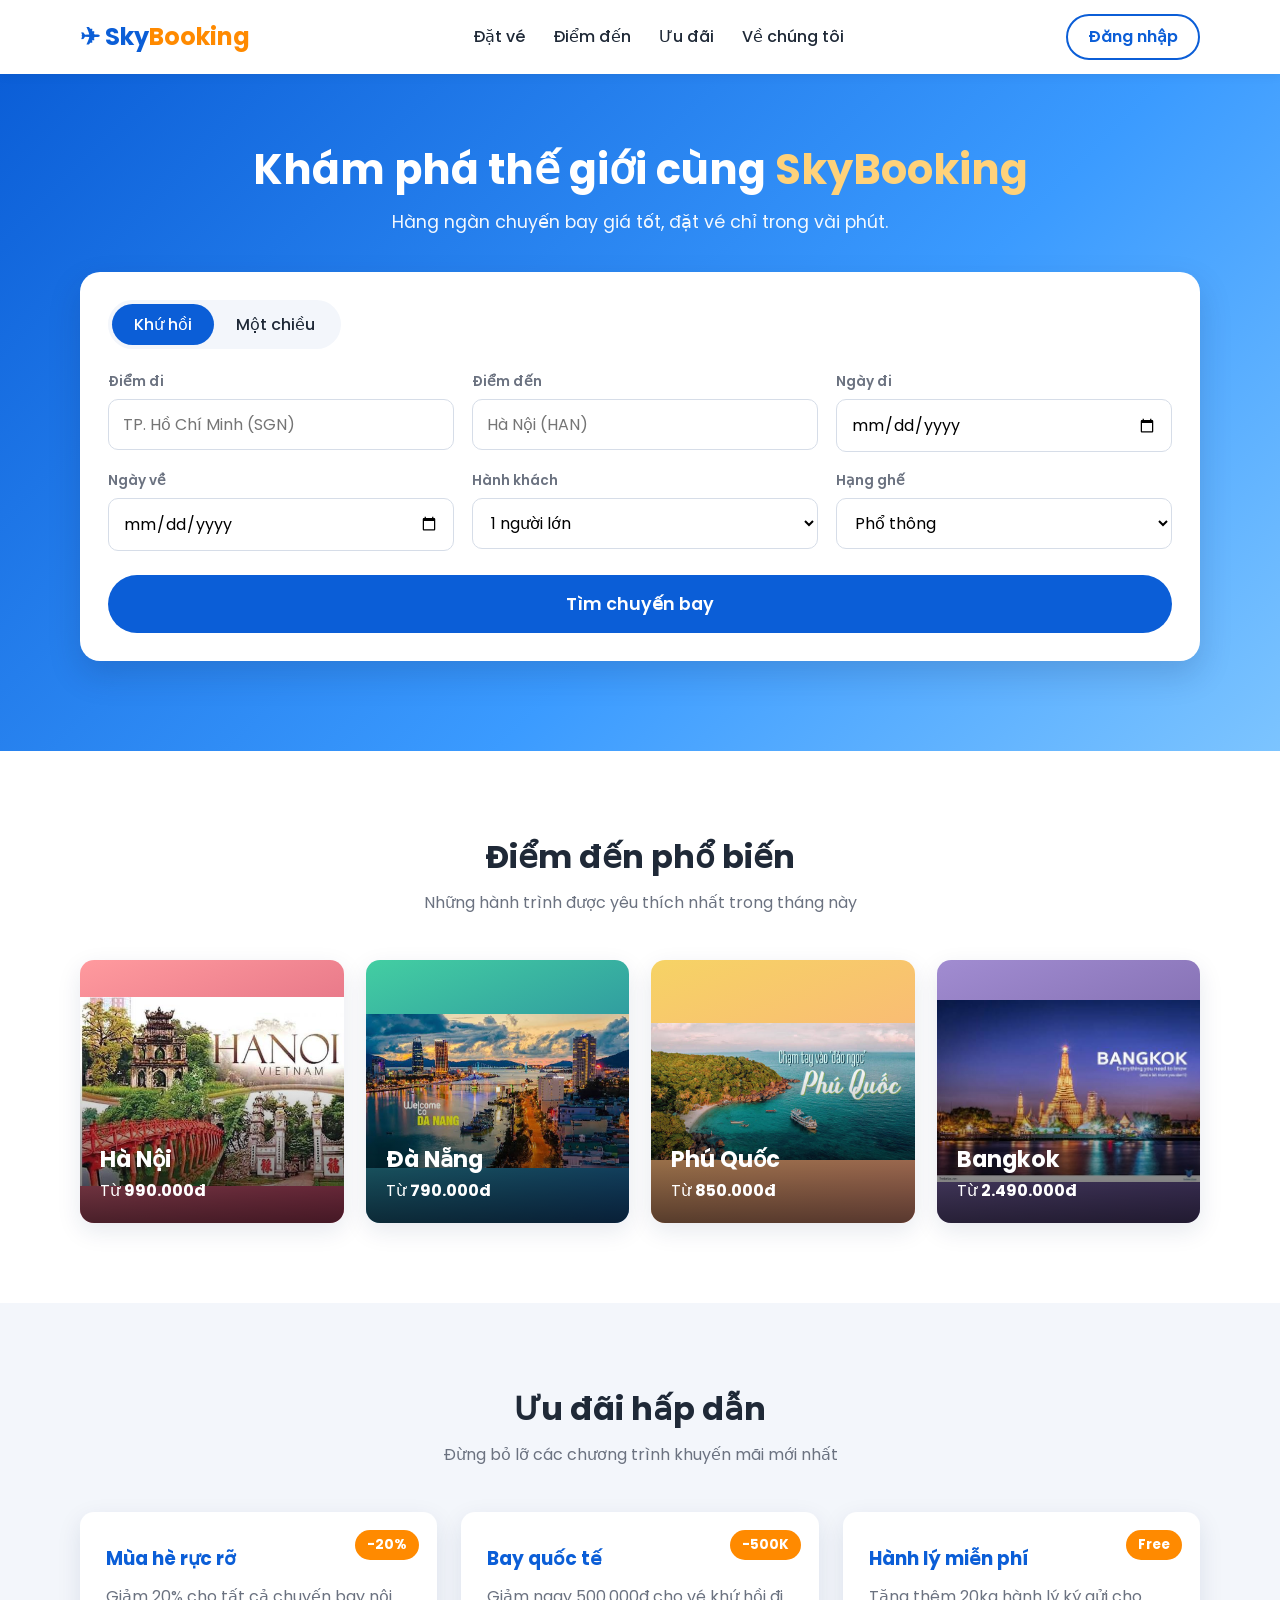
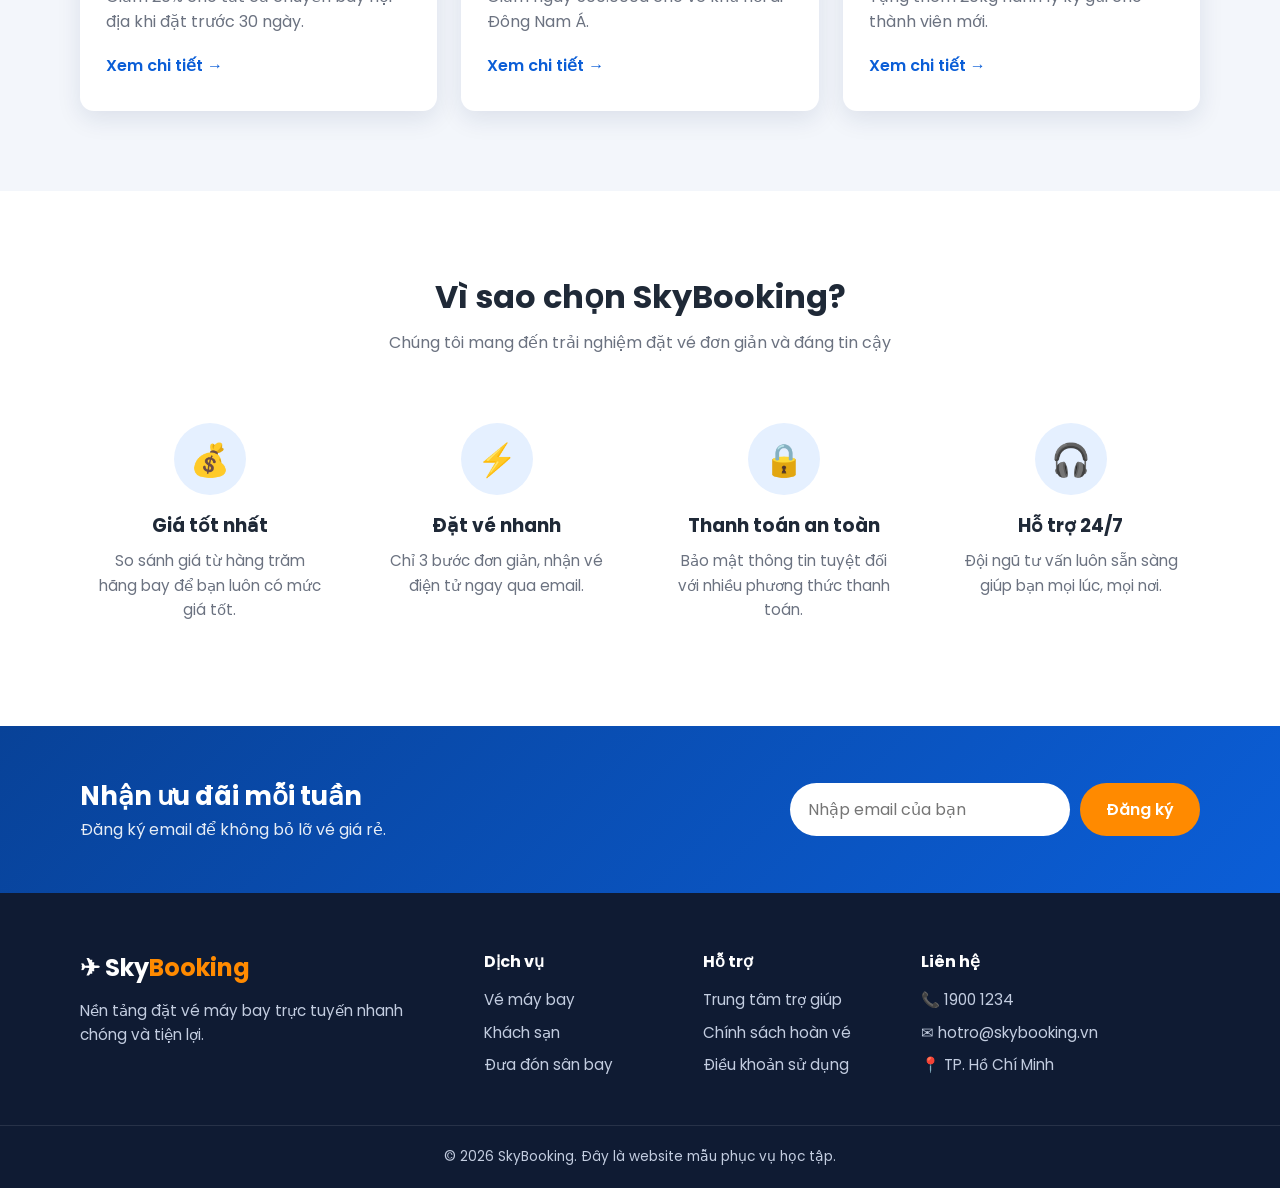
<file: html/index.html>
<!DOCTYPE html>
<!-- Khai báo tài liệu HTML5, ngôn ngữ tiếng Việt -->
<html lang="vi">

<head>
  <meta charset="UTF-8">
  <!-- Giúp trang hiển thị đúng tỷ lệ trên điện thoại (bắt buộc cho responsive) -->
  <meta name="viewport" content="width=device-width, initial-scale=1.0">
  <meta name="description" content="SkyBooking - Đặt vé máy bay giá rẻ, nhanh chóng và an toàn">
  <link rel="icon" type="image/png" href="../image/favicon/favicon-96x96.png" sizes="96x96" />
  <link rel="icon" type="image/svg+xml" href="../image/favicon/favicon.svg" />
  <link rel="shortcut icon" href="../image/favicon/favicon.ico" />
  <link rel="apple-touch-icon" sizes="180x180" href="../image/favicon/apple-touch-icon.png" />
  <link rel="manifest" href="../image/favicon/site.webmanifest" />
  <title>SkyBooking | Đặt vé máy bay giá rẻ</title>

  <!-- Font chữ Poppins từ Google Fonts -->
  <link rel="preconnect" href="https://fonts.googleapis.com">
  <link rel="preconnect" href="https://fonts.gstatic.com" crossorigin>
  <link href="https://fonts.googleapis.com/css2?family=Poppins:wght@400;500;600;700&display=swap" rel="stylesheet">

  <!-- Liên kết file CSS (cùng thư mục với index.html) -->
  <link rel="stylesheet" href="../css/style.css">
</head>

<body>

  <!-- ================= HEADER: Logo + Menu ================= -->
  <header class="header">
    <div class="container header__inner">
      <a href="#" class="logo">✈ Sky<span>Booking</span></a>

      <nav class="nav">
        <ul class="nav__list">
          <li><a href="#tim-chuyen-bay" class="nav__link">Đặt vé</a></li>
          <li><a href="#diem-den" class="nav__link">Điểm đến</a></li>
          <li><a href="#uu-dai" class="nav__link">Ưu đãi</a></li>
          <li><a href="#vi-sao" class="nav__link">Về chúng tôi</a></li>
        </ul>
      </nav>

      <a href="auth.html" class="btn btn--outline header__login">Đăng nhập</a>
    </div>
  </header>

  <main>

    <!-- ================= HERO: Tiêu đề + Form tìm chuyến bay ================= -->
    <section class="hero" id="tim-chuyen-bay">
      <div class="container">
        <div class="hero__text">
          <h1 class="hero__title">Khám phá thế giới cùng <span>SkyBooking</span></h1>
          <p class="hero__subtitle">Hàng ngàn chuyến bay giá tốt, đặt vé chỉ trong vài phút.</p>
        </div>

        <!-- Form tìm chuyến bay -->
        <form class="search-card" action="#" method="get">

          <!--
            Mẹo CSS thuần: 2 nút radio nằm NGOÀI nhãn, ẩn đi.
            CSS sẽ dùng :checked để đổi giao diện và ẩn/hiện ô "Ngày về"
            mà không cần JavaScript.
          -->
          <input type="radio" name="trip" id="roundtrip" class="trip-radio" checked>
          <input type="radio" name="trip" id="oneway" class="trip-radio">

          <div class="trip-tabs">
            <label for="roundtrip" class="trip-tabs__item">Khứ hồi</label>
            <label for="oneway" class="trip-tabs__item">Một chiều</label>
          </div>

          <!-- Lưới các ô nhập liệu -->
          <div class="form-grid">
            <div class="field">
              <label for="from" class="field__label">Điểm đi</label>
              <input type="text" id="from" class="field__input" placeholder="TP. Hồ Chí Minh (SGN)">
            </div>

            <div class="field">
              <label for="to" class="field__label">Điểm đến</label>
              <input type="text" id="to" class="field__input" placeholder="Hà Nội (HAN)">
            </div>

            <div class="field">
              <label for="depart" class="field__label">Ngày đi</label>
              <input type="date" id="depart" class="field__input">
            </div>

            <!-- Ô này sẽ bị ẩn khi chọn "Một chiều" -->
            <div class="field field--return">
              <label for="return" class="field__label">Ngày về</label>
              <input type="date" id="return" class="field__input">
            </div>

            <div class="field">
              <label for="passengers" class="field__label">Hành khách</label>
              <select id="passengers" class="field__input">
                <option>1 người lớn</option>
                <option>2 người lớn</option>
                <option>3 người lớn</option>
                <option>4 người lớn</option>
              </select>
            </div>

            <div class="field">
              <label for="class" class="field__label">Hạng ghế</label>
              <select id="class" class="field__input">
                <option>Phổ thông</option>
                <option>Phổ thông đặc biệt</option>
                <option>Thương gia</option>
              </select>
            </div>
          </div>

          <button type="submit" class="btn btn--primary search-card__submit">Tìm chuyến bay</button>
        </form>
      </div>
    </section>

      <!-- ================= ĐIỂM ĐẾN PHỔ BIẾN ================= -->
    <section class="section" id="diem-den">
      <div class="container">
        <h2 class="section__title">Điểm đến phổ biến</h2>
        <p class="section__desc">Những hành trình được yêu thích nhất trong tháng này</p>
 
        <div class="destination-grid">
          <article class="destination-card destination-card--hanoi">
            <!-- Ảnh nền của thẻ: đổi đường dẫn src thành tên file ảnh của bạn -->
            <img src="../image/hanoi.jpg" alt="Phố cổ Hà Nội" class="destination-card__img" loading="lazy">
            <div class="destination-card__info">
              <h3>Hà Nội</h3>
              <p>Từ <strong>990.000đ</strong></p>
            </div>
          </article>
 
          <article class="destination-card destination-card--danang">
            <img src="../image/danang.jpg" alt="Cầu Rồng Đà Nẵng" class="destination-card__img" loading="lazy">
            <div class="destination-card__info">
              <h3>Đà Nẵng</h3>
              <p>Từ <strong>790.000đ</strong></p>
            </div>
          </article>
 
          <article class="destination-card destination-card--phuquoc">
            <img src="../image/phuquoc.jpg" alt="Biển Phú Quốc" class="destination-card__img" loading="lazy">
            <div class="destination-card__info">
              <h3>Phú Quốc</h3>
              <p>Từ <strong>850.000đ</strong></p>
            </div>
          </article>
 
          <article class="destination-card destination-card--bangkok">
            <img src="../image/bangkok.jpg" alt="Chùa vàng Bangkok" class="destination-card__img" loading="lazy">
            <div class="destination-card__info">
              <h3>Bangkok</h3>
              <p>Từ <strong>2.490.000đ</strong></p>
            </div>
          </article>
        </div>
      </div>
    </section>

    <!-- ================= ƯU ĐÃI ================= -->
    <section class="section section--gray" id="uu-dai">
      <div class="container">
        <h2 class="section__title">Ưu đãi hấp dẫn</h2>
        <p class="section__desc">Đừng bỏ lỡ các chương trình khuyến mãi mới nhất</p>

        <div class="deal-grid">
          <article class="deal-card">
            <span class="deal-card__badge">-20%</span>
            <h3 class="deal-card__title">Mùa hè rực rỡ</h3>
            <p class="deal-card__text">Giảm 20% cho tất cả chuyến bay nội địa khi đặt trước 30 ngày.</p>
            <a href="../html/uudai.html#mua-he" class="deal-card__link">Xem chi tiết →</a>
          </article>

          <article class="deal-card">
            <span class="deal-card__badge">-500K</span>
            <h3 class="deal-card__title">Bay quốc tế</h3>
            <p class="deal-card__text">Giảm ngay 500.000đ cho vé khứ hồi đi Đông Nam Á.</p>
            <a href="../html/uudai.html#quoc-te" class="deal-card__link">Xem chi tiết →</a>
          </article>

          <article class="deal-card">
            <span class="deal-card__badge">Free</span>
            <h3 class="deal-card__title">Hành lý miễn phí</h3>
            <p class="deal-card__text">Tặng thêm 20kg hành lý ký gửi cho thành viên mới.</p>
            <a href="../html/uudai.html#hanh-ly" class="deal-card__link">Xem chi tiết →</a>
          </article>
        </div>
      </div>
    </section>

    <!-- ================= VÌ SAO CHỌN CHÚNG TÔI ================= -->
    <section class="section" id="vi-sao">
      <div class="container">
        <h2 class="section__title">Vì sao chọn SkyBooking?</h2>
        <p class="section__desc">Chúng tôi mang đến trải nghiệm đặt vé đơn giản và đáng tin cậy</p>

        <div class="feature-grid">
          <div class="feature">
            <div class="feature__icon">💰</div>
            <h3 class="feature__title">Giá tốt nhất</h3>
            <p class="feature__text">So sánh giá từ hàng trăm hãng bay để bạn luôn có mức giá tốt.</p>
          </div>

          <div class="feature">
            <div class="feature__icon">⚡</div>
            <h3 class="feature__title">Đặt vé nhanh</h3>
            <p class="feature__text">Chỉ 3 bước đơn giản, nhận vé điện tử ngay qua email.</p>
          </div>

          <div class="feature">
            <div class="feature__icon">🔒</div>
            <h3 class="feature__title">Thanh toán an toàn</h3>
            <p class="feature__text">Bảo mật thông tin tuyệt đối với nhiều phương thức thanh toán.</p>
          </div>

          <div class="feature">
            <div class="feature__icon">🎧</div>
            <h3 class="feature__title">Hỗ trợ 24/7</h3>
            <p class="feature__text">Đội ngũ tư vấn luôn sẵn sàng giúp bạn mọi lúc, mọi nơi.</p>
          </div>
        </div>
      </div>
    </section>

    <!-- ================= ĐĂNG KÝ NHẬN TIN ================= -->
    <section class="newsletter">
      <div class="container newsletter__inner">
        <div>
          <h2 class="newsletter__title">Nhận ưu đãi mỗi tuần</h2>
          <p class="newsletter__text">Đăng ký email để không bỏ lỡ vé giá rẻ.</p>
        </div>
        <form class="newsletter__form" action="#" method="post">
          <input type="email" class="newsletter__input" placeholder="Nhập email của bạn" required>
          <button type="submit" class="btn btn--accent">Đăng ký</button>
        </form>
      </div>
    </section>

  </main>

  <!-- ================= FOOTER ================= -->
  <footer class="footer">
    <div class="container footer__grid">
      <div>
        <a href="#" class="logo logo--light">✈ Sky<span>Booking</span></a>
        <p class="footer__text">Nền tảng đặt vé máy bay trực tuyến nhanh chóng và tiện lợi.</p>
      </div>

      <div>
        <h4 class="footer__heading">Dịch vụ</h4>
        <ul class="footer__list">
          <li><a href="#">Vé máy bay</a></li>
          <li><a href="#">Khách sạn</a></li>
          <li><a href="#">Đưa đón sân bay</a></li>
        </ul>
      </div>

      <div>
        <h4 class="footer__heading">Hỗ trợ</h4>
        <ul class="footer__list">
          <li><a href="#">Trung tâm trợ giúp</a></li>
          <li><a href="#">Chính sách hoàn vé</a></li>
          <li><a href="#">Điều khoản sử dụng</a></li>
        </ul>
      </div>

      <div>
        <h4 class="footer__heading">Liên hệ</h4>
        <ul class="footer__list">
          <li>📞 1900 1234</li>
          <li>✉ hotro@skybooking.vn</li>
          <li>📍 TP. Hồ Chí Minh</li>
        </ul>
      </div>
    </div>

    <p class="footer__copy">© 2026 SkyBooking. Đây là website mẫu phục vụ học tập.</p>
  </footer>

</body>

</html>
</file>
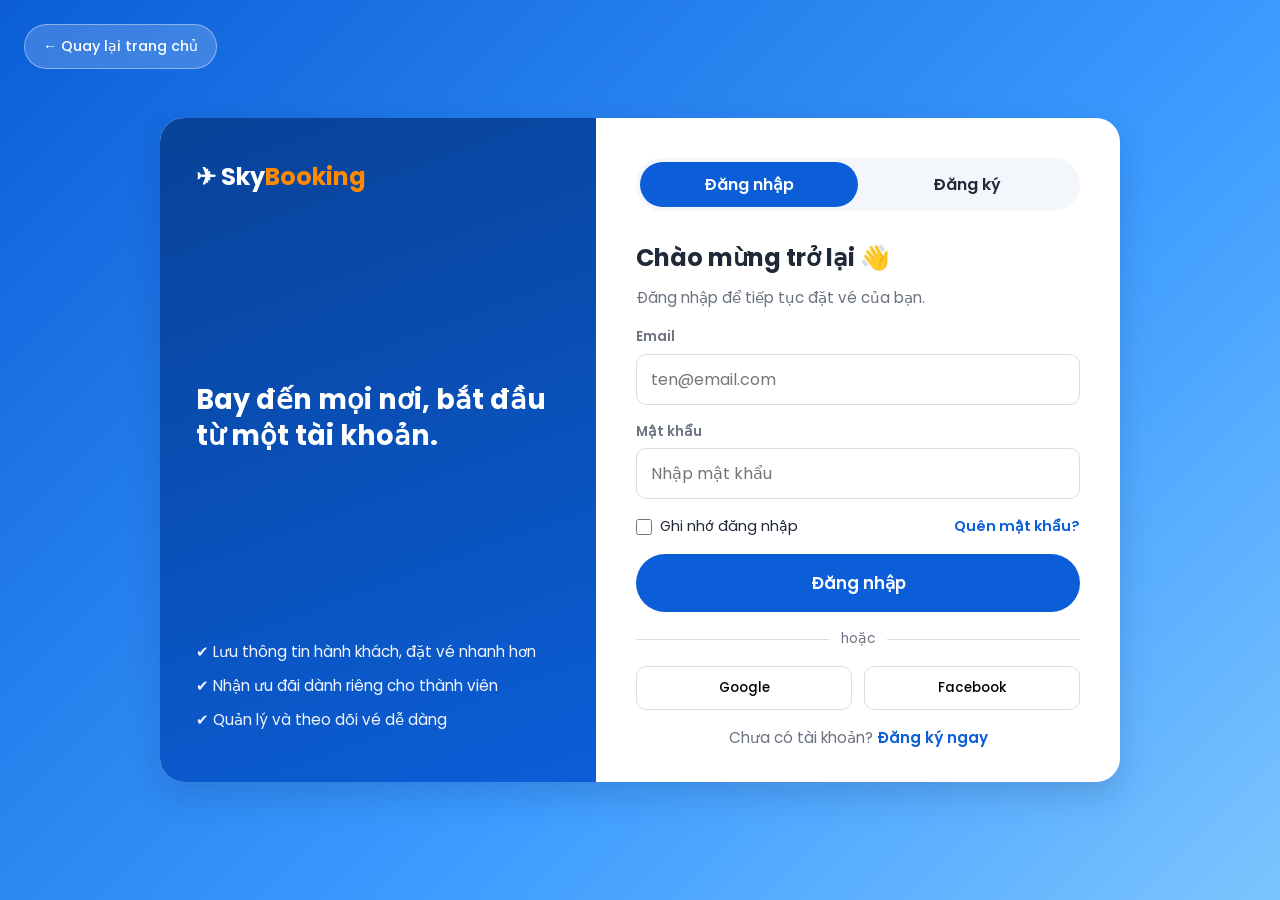
<file: html/auth.html>
<!DOCTYPE html>
<html lang="vi">

<head>
  <meta charset="UTF-8">
  <meta name="viewport" content="width=device-width, initial-scale=1.0">
  <link rel="icon" type="image/png" href="../image/favicon/favicon-96x96.png" sizes="96x96" />
  <link rel="icon" type="image/svg+xml" href="../image/favicon/favicon.svg" />
  <link rel="shortcut icon" href="../image/favicon/favicon.ico" />
  <link rel="apple-touch-icon" sizes="180x180" href="../image/favicon/apple-touch-icon.png" />
  <link rel="manifest" href="../image/favicon/site.webmanifest" />
  <title>Đăng nhập / Đăng ký | SkyBooking</title>

  <link rel="preconnect" href="https://fonts.googleapis.com">
  <link rel="preconnect" href="https://fonts.gstatic.com" crossorigin>
  <link href="https://fonts.googleapis.com/css2?family=Poppins:wght@400;500;600;700&display=swap" rel="stylesheet">

  <!-- style.css: dùng lại biến màu, nút bấm, logo từ trang chủ -->
  <link rel="stylesheet" href="../css/style.css">
  <!-- auth.css: CSS riêng cho trang đăng nhập / đăng ký -->
  <link rel="stylesheet" href="../css/auth.css">
</head>

<body class="auth-page">
<a href="index.html" class="back-home">← Quay lại trang chủ</a>
  <main class="auth">

    <!-- ===== Cột trái: giới thiệu thương hiệu (ẩn trên điện thoại) ===== -->
    <aside class="auth__brand">
      <a href="index.html" class="logo logo--light">✈ Sky<span>Booking</span></a>
      <h1 class="auth__brand-title">Bay đến mọi nơi, bắt đầu từ một tài khoản.</h1>
      <ul class="auth__perks">
        <li>✔ Lưu thông tin hành khách, đặt vé nhanh hơn</li>
        <li>✔ Nhận ưu đãi dành riêng cho thành viên</li>
        <li>✔ Quản lý và theo dõi vé dễ dàng</li>
      </ul>
    </aside>

    <!-- ===== Cột phải: hai form ===== -->
    <section class="auth__box">

      <!--
        Mẹo CSS thuần: 2 nút radio ẩn quyết định form nào được hiển thị.
        Chúng phải nằm TRƯỚC .auth-tabs và .auth-panels để dùng được dấu ~
      -->
      <input type="radio" name="auth-tab" id="tab-login" class="auth-radio" checked>
      <input type="radio" name="auth-tab" id="tab-register" class="auth-radio">

      <div class="auth-tabs">
        <label  for="tab-login" class="auth-tabs__item" >Đăng nhập</label>
        <label  for="tab-register" class="auth-tabs__item">Đăng ký</label>
      </div>
      

      <div class="auth-panels">

        <!-- ---------- FORM ĐĂNG NHẬP ---------- -->
        <form class="auth-form auth-form--login" action="#" method="post ">
          <h2 class="auth-form__title">Chào mừng trở lại 👋</h2>
          <p class="auth-form__desc">Đăng nhập để tiếp tục đặt vé của bạn.</p>

          <div class="field">
            <label for="login-email" class="field__label">Email</label>
            <!-- type="email" + required: trình duyệt tự kiểm tra định dạng email -->
            <input type="email" id="login-email" name="email" class="field__input"
                   placeholder="ten@email.com" required>
          </div>

          <div class="field">
            <label for="login-password" class="field__label">Mật khẩu</label>
            <input type="password" id="login-password" name="password" class="field__input"
                   placeholder="Nhập mật khẩu" required>
          </div>

          <div class="auth-form__row">
            <label class="checkbox">
              <input type="checkbox" name="remember"> Ghi nhớ đăng nhập
            </label>
            <a href="#" class="auth-link">Quên mật khẩu?</a>
          </div>

          <button type="submit" class="btn btn--primary auth-form__submit">Đăng nhập</button>

          <p class="auth-form__divider"><span>hoặc</span></p>

          <div class="social">
            <button type="button" class="social__btn">Google</button>
            <button type="button" class="social__btn">Facebook</button>
          </div>

          <p class="auth-form__switch">
            Chưa có tài khoản?
            <label for="tab-register" class="auth-link">Đăng ký ngay</label>
          </p>
        </form>

        <!-- ---------- FORM ĐĂNG KÝ ---------- -->
        <form class="auth-form auth-form--register" action="#" method="post">
          <h2 class="auth-form__title">Tạo tài khoản mới ✨</h2>
          <p class="auth-form__desc">Chỉ mất chưa đến một phút để bắt đầu.</p>

          <div class="field">
            <label for="reg-name" class="field__label">Họ và tên</label>
            <input type="text" id="reg-name" name="fullname" class="field__input"
                   placeholder="Nguyễn Văn A" required>
          </div>

          <!-- Hai ô nằm cạnh nhau trên màn hình lớn -->
          <div class="auth-form__two-cols">
            <div class="field">
              <label for="reg-email" class="field__label">Email</label>
              <input type="email" id="reg-email" name="email" class="field__input"
                     placeholder="ten@email.com" required>
            </div>

            <div class="field">
              <label for="reg-phone" class="field__label">Số điện thoại</label>
              <!-- pattern: chỉ chấp nhận 10 chữ số -->
              <input type="tel" id="reg-phone" name="phone" class="field__input"
                     placeholder="0901234567" pattern="[0-9]{10}"
                     title="Vui lòng nhập đúng 10 chữ số" required>
            </div>
          </div>

          <div class="auth-form__two-cols">
            <div class="field">
              <label for="reg-password" class="field__label">Mật khẩu</label>
              <!-- minlength: tối thiểu 8 ký tự -->
              <input type="password" id="reg-password" name="password" class="field__input"
                     placeholder="Tối thiểu 8 ký tự" minlength="8" required>
            </div>

            <div class="field">
              <label for="reg-confirm" class="field__label">Nhập lại mật khẩu</label>
              <input type="password" id="reg-confirm" name="confirm" class="field__input"
                     placeholder="Nhập lại mật khẩu" minlength="8" required>
            </div>
          </div>

          <label class="checkbox">
            <input type="checkbox" name="terms" required>
            Tôi đồng ý với <a href="#" class="auth-link">Điều khoản sử dụng</a>
          </label>

          <button type="submit" class="btn btn--primary auth-form__submit">Tạo tài khoản</button>

          <p class="auth-form__switch">
            Đã có tài khoản?
            <label for="tab-login" class="auth-link">Đăng nhập</label>
          </p>
        </form>

      </div>
    </section>
  </main>

</body>

</html>
</file>
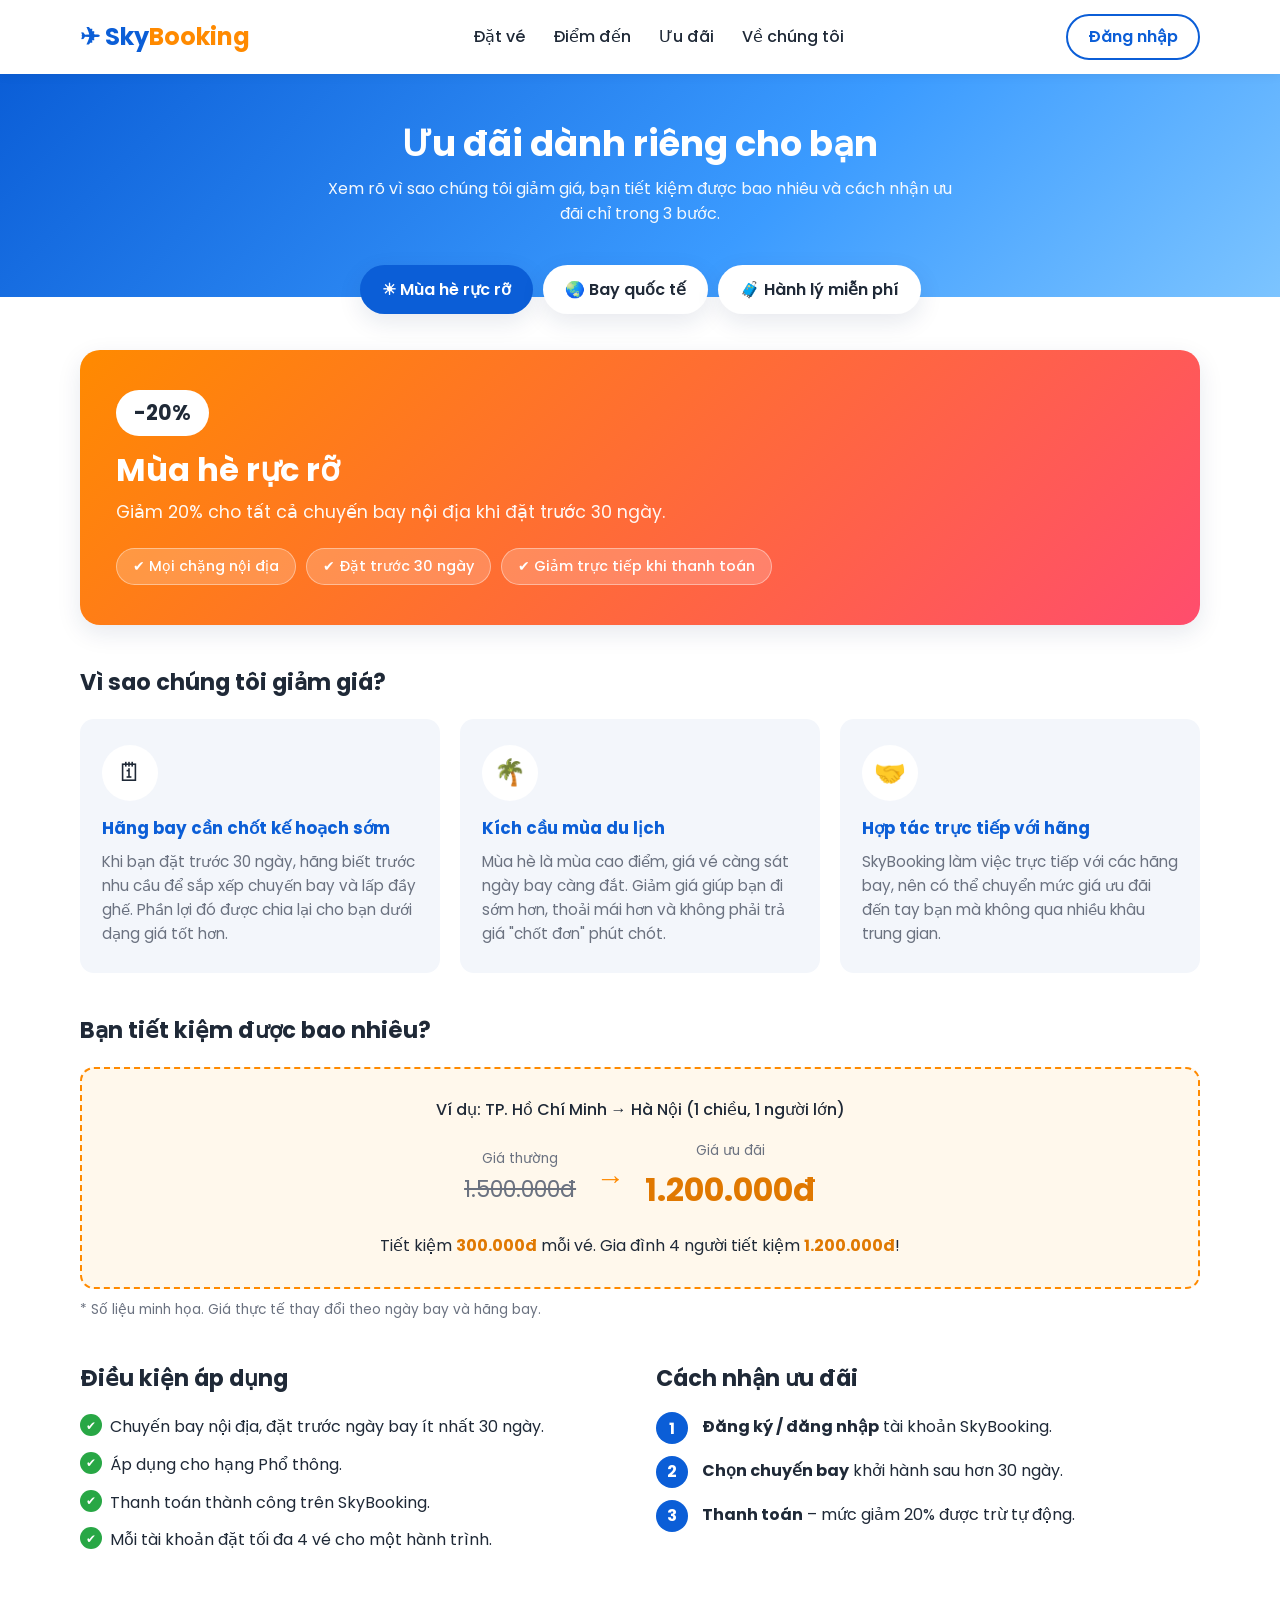
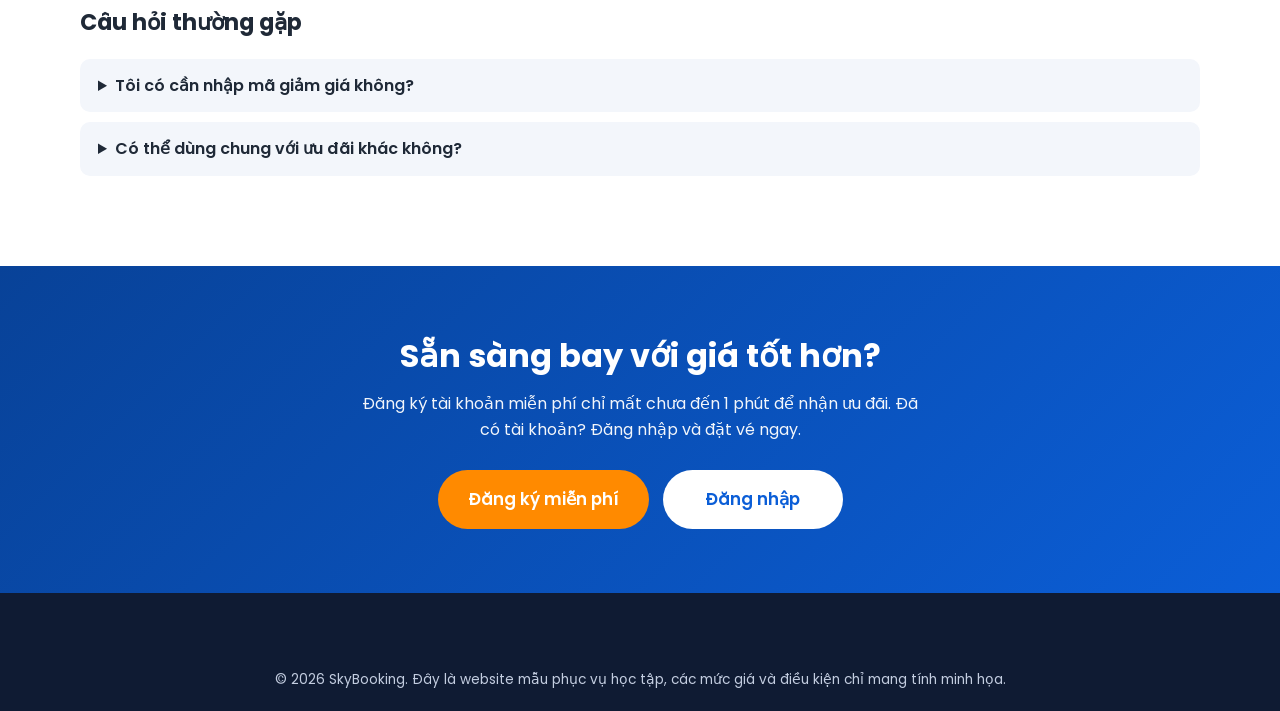
<file: html/uudai.html>
<!DOCTYPE html>
<html lang="vi">

<head>
  <meta charset="UTF-8">
  <meta name="viewport" content="width=device-width, initial-scale=1.0">
  <title>Chi tiết ưu đãi | SkyBooking</title>

  <link rel="preconnect" href="https://fonts.googleapis.com">
  <link rel="preconnect" href="https://fonts.gstatic.com" crossorigin>
  <link href="https://fonts.googleapis.com/css2?family=Poppins:wght@400;500;600;700&display=swap" rel="stylesheet">

  <!-- style.css: dùng lại biến màu, header, nút bấm, footer của trang chủ -->
  <link rel="stylesheet" href="../css/style.css">
  <!-- deals.css: CSS riêng cho trang chi tiết ưu đãi -->
  <link rel="stylesheet" href="../css/deals.css">
</head>

<body>

  <!-- ================= HEADER (giống trang chủ) ================= -->
  <header class="header">
    <div class="container header__inner">
      <a href="index.html" class="logo">✈ Sky<span>Booking</span></a>

      <nav class="nav">
        <ul class="nav__list">
          <li><a href="index.html#tim-chuyen-bay" class="nav__link">Đặt vé</a></li>
          <li><a href="index.html#diem-den" class="nav__link">Điểm đến</a></li>
          <li><a href="index.html#uu-dai" class="nav__link">Ưu đãi</a></li>
          <li><a href="index.html#vi-sao" class="nav__link">Về chúng tôi</a></li>
        </ul>
      </nav>

      <a href="auth.html" class="btn btn--outline header__login">Đăng nhập</a>
    </div>
  </header>

  <!--
    Class "deals-page" bao quanh toàn bộ nội dung.
    CSS dùng :target (phần tử có id trùng với #... trên thanh địa chỉ)
    để chỉ hiện đúng một ưu đãi, không cần JavaScript.
  -->
  <main class="deals-page">

    <!-- ===== Banner đầu trang ===== -->
    <section class="deals-hero">
      <div class="container">
        <h1 class="deals-hero__title">Ưu đãi dành riêng cho bạn</h1>
        <p class="deals-hero__desc">Xem rõ vì sao chúng tôi giảm giá, bạn tiết kiệm được bao nhiêu và cách nhận ưu đãi chỉ trong 3 bước.</p>
      </div>
    </section>

    <!-- ===== Thanh chuyển giữa 3 ưu đãi ===== -->
    <nav class="deal-tabs container" aria-label="Chọn ưu đãi">
      <a href="#mua-he" class="deal-tabs__item">☀ Mùa hè rực rỡ</a>
      <a href="#quoc-te" class="deal-tabs__item">🌏 Bay quốc tế</a>
      <a href="#hanh-ly" class="deal-tabs__item">🧳 Hành lý miễn phí</a>
    </nav>

    <div class="container deal-panels">

      <!-- =====================================================
           ƯU ĐÃI 1: MÙA HÈ RỰC RỠ
           ===================================================== -->
      <article class="deal-detail" id="mua-he">

        <header class="deal-detail__head deal-detail__head--summer">
          <span class="deal-detail__badge">-20%</span>
          <h2 class="deal-detail__title">Mùa hè rực rỡ</h2>
          <p class="deal-detail__lead">Giảm 20% cho tất cả chuyến bay nội địa khi đặt trước 30 ngày.</p>
          <ul class="deal-detail__highlights">
            <li>✔ Mọi chặng nội địa</li>
            <li>✔ Đặt trước 30 ngày</li>
            <li>✔ Giảm trực tiếp khi thanh toán</li>
          </ul>
        </header>

        <!-- Lý do được giảm giá -->
        <section class="deal-block">
          <h3 class="deal-block__title">Vì sao chúng tôi giảm giá?</h3>
          <div class="reason-grid">
            <div class="reason">
              <div class="reason__icon">🗓</div>
              <h4 class="reason__title">Hãng bay cần chốt kế hoạch sớm</h4>
              <p class="reason__text">Khi bạn đặt trước 30 ngày, hãng biết trước nhu cầu để sắp xếp chuyến bay và lấp đầy ghế. Phần lợi đó được chia lại cho bạn dưới dạng giá tốt hơn.</p>
            </div>
            <div class="reason">
              <div class="reason__icon">🌴</div>
              <h4 class="reason__title">Kích cầu mùa du lịch</h4>
              <p class="reason__text">Mùa hè là mùa cao điểm, giá vé càng sát ngày bay càng đắt. Giảm giá giúp bạn đi sớm hơn, thoải mái hơn và không phải trả giá "chốt đơn" phút chót.</p>
            </div>
            <div class="reason">
              <div class="reason__icon">🤝</div>
              <h4 class="reason__title">Hợp tác trực tiếp với hãng</h4>
              <p class="reason__text">SkyBooking làm việc trực tiếp với các hãng bay, nên có thể chuyển mức giá ưu đãi đến tay bạn mà không qua nhiều khâu trung gian.</p>
            </div>
          </div>
        </section>

        <!-- Ví dụ tiết kiệm -->
        <section class="deal-block">
          <h3 class="deal-block__title">Bạn tiết kiệm được bao nhiêu?</h3>
          <div class="saving">
            <p class="saving__route">Ví dụ: TP. Hồ Chí Minh → Hà Nội (1 chiều, 1 người lớn)</p>
            <div class="saving__row">
              <div class="saving__item">
                <span class="saving__label">Giá thường</span>
                <span class="saving__old">1.500.000đ</span>
              </div>
              <div class="saving__arrow">→</div>
              <div class="saving__item saving__item--new">
                <span class="saving__label">Giá ưu đãi</span>
                <span class="saving__new">1.200.000đ</span>
              </div>
            </div>
            <p class="saving__total">Tiết kiệm <strong>300.000đ</strong> mỗi vé. Gia đình 4 người tiết kiệm <strong>1.200.000đ</strong>!</p>
          </div>
          <p class="deal-note">* Số liệu minh họa. Giá thực tế thay đổi theo ngày bay và hãng bay.</p>
        </section>

        <!-- Điều kiện + Các bước -->
        <div class="deal-two-cols">
          <section class="deal-block">
            <h3 class="deal-block__title">Điều kiện áp dụng</h3>
            <ul class="check-list">
              <li>Chuyến bay nội địa, đặt trước ngày bay ít nhất 30 ngày.</li>
              <li>Áp dụng cho hạng Phổ thông.</li>
              <li>Thanh toán thành công trên SkyBooking.</li>
              <li>Mỗi tài khoản đặt tối đa 4 vé cho một hành trình.</li>
            </ul>
          </section>

          <section class="deal-block">
            <h3 class="deal-block__title">Cách nhận ưu đãi</h3>
            <ol class="step-list">
              <li><strong>Đăng ký / đăng nhập</strong> tài khoản SkyBooking.</li>
              <li><strong>Chọn chuyến bay</strong> khởi hành sau hơn 30 ngày.</li>
              <li><strong>Thanh toán</strong> – mức giảm 20% được trừ tự động.</li>
            </ol>
          </section>
        </div>

        <!-- Câu hỏi thường gặp: thẻ <details> tự mở/đóng, không cần JavaScript -->
        <section class="deal-block">
          <h3 class="deal-block__title">Câu hỏi thường gặp</h3>
          <details class="faq">
            <summary class="faq__question">Tôi có cần nhập mã giảm giá không?</summary>
            <p class="faq__answer">Không. Nếu chuyến bay đủ điều kiện, hệ thống tự áp dụng mức giảm khi bạn thanh toán.</p>
          </details>
          <details class="faq">
            <summary class="faq__question">Có thể dùng chung với ưu đãi khác không?</summary>
            <p class="faq__answer">Ưu đãi này có thể áp dụng cùng quà tặng dành cho thành viên mới, như hành lý miễn phí.</p>
          </details>
        </section>
      </article>

      <!-- =====================================================
           ƯU ĐÃI 2: BAY QUỐC TẾ
           ===================================================== -->
      <article class="deal-detail" id="quoc-te">

        <header class="deal-detail__head deal-detail__head--international">
          <span class="deal-detail__badge">-500K</span>
          <h2 class="deal-detail__title">Bay quốc tế</h2>
          <p class="deal-detail__lead">Giảm ngay 500.000đ cho vé khứ hồi đi Đông Nam Á.</p>
          <ul class="deal-detail__highlights">
            <li>✔ Vé khứ hồi</li>
            <li>✔ Các thành phố Đông Nam Á</li>
            <li>✔ Giảm thẳng vào tổng tiền</li>
          </ul>
        </header>

        <section class="deal-block">
          <h3 class="deal-block__title">Vì sao chúng tôi giảm giá?</h3>
          <div class="reason-grid">
            <div class="reason">
              <div class="reason__icon">🔁</div>
              <h4 class="reason__title">Vé khứ hồi giúp hãng giữ chắc 2 chiều</h4>
              <p class="reason__text">Khi bạn mua cả chiều đi và chiều về, hãng bay có thể lấp đầy ghế ở cả hai chặng. Vì vậy chúng tôi giảm thêm cho vé khứ hồi.</p>
            </div>
            <div class="reason">
              <div class="reason__icon">🌏</div>
              <h4 class="reason__title">Đông Nam Á gần, nhu cầu lớn</h4>
              <p class="reason__text">Các chặng như Bangkok, Singapore, Kuala Lumpur chỉ mất vài giờ bay. Chúng tôi muốn việc đi nước ngoài trở nên dễ dàng như đi một chuyến nội địa.</p>
            </div>
            <div class="reason">
              <div class="reason__icon">💸</div>
              <h4 class="reason__title">Giảm cố định, dễ hiểu</h4>
              <p class="reason__text">Không phần trăm rắc rối: bạn được giảm đúng 500.000đ trên tổng tiền vé khứ hồi, đủ chi trả một bữa ăn ngon hoặc vé tham quan tại điểm đến.</p>
            </div>
          </div>
        </section>

        <section class="deal-block">
          <h3 class="deal-block__title">Bạn tiết kiệm được bao nhiêu?</h3>
          <div class="saving">
            <p class="saving__route">Ví dụ: TP. Hồ Chí Minh ⇄ Bangkok (khứ hồi, 1 người lớn)</p>
            <div class="saving__row">
              <div class="saving__item">
                <span class="saving__label">Giá thường</span>
                <span class="saving__old">4.500.000đ</span>
              </div>
              <div class="saving__arrow">→</div>
              <div class="saving__item saving__item--new">
                <span class="saving__label">Giá ưu đãi</span>
                <span class="saving__new">4.000.000đ</span>
              </div>
            </div>
            <p class="saving__total">Tiết kiệm <strong>500.000đ</strong>. Đi 2 người tiết kiệm <strong>1.000.000đ</strong>!</p>
          </div>
          <p class="deal-note">* Số liệu minh họa. Giá thực tế thay đổi theo ngày bay và hãng bay.</p>
        </section>

        <div class="deal-two-cols">
          <section class="deal-block">
            <h3 class="deal-block__title">Điều kiện áp dụng</h3>
            <ul class="check-list">
              <li>Vé khứ hồi từ Việt Nam đến các thành phố Đông Nam Á.</li>
              <li>Giảm 500.000đ cho mỗi hành khách người lớn.</li>
              <li>Đặt và thanh toán trên SkyBooking.</li>
              <li>Hộ chiếu còn hạn theo quy định của nước đến.</li>
            </ul>
          </section>

          <section class="deal-block">
            <h3 class="deal-block__title">Cách nhận ưu đãi</h3>
            <ol class="step-list">
              <li><strong>Đăng ký / đăng nhập</strong> tài khoản SkyBooking.</li>
              <li><strong>Tìm chuyến bay</strong>, chọn "Khứ hồi" và điểm đến Đông Nam Á.</li>
              <li><strong>Thanh toán</strong> – 500.000đ được trừ tự động.</li>
            </ol>
          </section>
        </div>

        <section class="deal-block">
          <h3 class="deal-block__title">Câu hỏi thường gặp</h3>
          <details class="faq">
            <summary class="faq__question">Vé một chiều có được giảm không?</summary>
            <p class="faq__answer">Ưu đãi chỉ áp dụng cho vé khứ hồi. Với vé một chiều, bạn có thể xem thêm ưu đãi "Mùa hè rực rỡ" cho chặng nội địa.</p>
          </details>
          <details class="faq">
            <summary class="faq__question">Những nước nào thuộc Đông Nam Á?</summary>
            <p class="faq__answer">Gồm Thái Lan, Singapore, Malaysia, Indonesia, Campuchia và các điểm đến khác trong khu vực mà SkyBooking khai thác.</p>
          </details>
        </section>
      </article>

      <!-- =====================================================
           ƯU ĐÃI 3: HÀNH LÝ MIỄN PHÍ
           ===================================================== -->
      <article class="deal-detail" id="hanh-ly">

        <header class="deal-detail__head deal-detail__head--baggage">
          <span class="deal-detail__badge">Free</span>
          <h2 class="deal-detail__title">Hành lý miễn phí</h2>
          <p class="deal-detail__lead">Tặng thêm 20kg hành lý ký gửi cho thành viên mới.</p>
          <ul class="deal-detail__highlights">
            <li>✔ Thêm 20kg ký gửi</li>
            <li>✔ Dành cho thành viên mới</li>
            <li>✔ Đăng ký là có ngay</li>
          </ul>
        </header>

        <section class="deal-block">
          <h3 class="deal-block__title">Vì sao chúng tôi tặng ưu đãi này?</h3>
          <div class="reason-grid">
            <div class="reason">
              <div class="reason__icon">🎁</div>
              <h4 class="reason__title">Quà chào mừng thành viên mới</h4>
              <p class="reason__text">Chúng tôi muốn cảm ơn bạn đã chọn SkyBooking cho chuyến bay đầu tiên, nên tặng ngay một phần quà thiết thực.</p>
            </div>
            <div class="reason">
              <div class="reason__icon">🧳</div>
              <h4 class="reason__title">Hành lý là khoản phát sinh quen thuộc</h4>
              <p class="reason__text">Nhiều hãng bay giá rẻ tính phí hành lý riêng, khiến tổng tiền cuối cùng cao hơn dự kiến. Ưu đãi này giúp chuyến đi của bạn bớt "phát sinh" hơn.</p>
            </div>
            <div class="reason">
              <div class="reason__icon">✨</div>
              <h4 class="reason__title">Trải nghiệm đầu tiên trọn vẹn</h4>
              <p class="reason__text">Đi du lịch, đi công tác hay về quê, bạn đều có thêm chỗ cho quà biếu, đồ mua sắm mà không phải cân nhắc từng ký.</p>
            </div>
          </div>
        </section>

        <section class="deal-block">
          <h3 class="deal-block__title">Bạn tiết kiệm được bao nhiêu?</h3>
          <div class="saving">
            <p class="saving__route">Ví dụ: mua thêm 20kg hành lý ký gửi cho chuyến khứ hồi</p>
            <div class="saving__row">
              <div class="saving__item">
                <span class="saving__label">Phí mua thêm (ví dụ)</span>
                <span class="saving__old">400.000đ</span>
              </div>
              <div class="saving__arrow">→</div>
              <div class="saving__item saving__item--new">
                <span class="saving__label">Với ưu đãi</span>
                <span class="saving__new">0đ</span>
              </div>
            </div>
            <p class="saving__total">Bạn tiết kiệm <strong>toàn bộ phí hành lý</strong> cho chuyến bay đầu tiên!</p>
          </div>
          <p class="deal-note">* Số liệu minh họa. Phí hành lý thực tế tùy hãng bay và chặng bay.</p>
        </section>

        <div class="deal-two-cols">
          <section class="deal-block">
            <h3 class="deal-block__title">Điều kiện áp dụng</h3>
            <ul class="check-list">
              <li>Dành cho tài khoản mới đăng ký tại SkyBooking.</li>
              <li>Áp dụng cho chuyến bay đầu tiên đặt bằng tài khoản đó.</li>
              <li>Cộng thêm 20kg vào mức hành lý ký gửi của vé.</li>
              <li>Mỗi tài khoản nhận ưu đãi một lần.</li>
            </ul>
          </section>

          <section class="deal-block">
            <h3 class="deal-block__title">Cách nhận ưu đãi</h3>
            <ol class="step-list">
              <li><strong>Đăng ký tài khoản</strong> SkyBooking miễn phí.</li>
              <li><strong>Đặt chuyến bay</strong> đầu tiên của bạn.</li>
              <li><strong>Nhận vé</strong> – 20kg hành lý được cộng sẵn trong vé điện tử.</li>
            </ol>
          </section>
        </div>

        <section class="deal-block">
          <h3 class="deal-block__title">Câu hỏi thường gặp</h3>
          <details class="faq">
            <summary class="faq__question">Tôi đã có tài khoản thì có được nhận không?</summary>
            <p class="faq__answer">Ưu đãi này dành riêng cho thành viên mới. Với tài khoản cũ, bạn có thể nhận ưu đãi "Mùa hè rực rỡ" hoặc "Bay quốc tế".</p>
          </details>
          <details class="faq">
            <summary class="faq__question">20kg này cộng thêm hay thay thế hành lý sẵn có?</summary>
            <p class="faq__answer">Cộng thêm. Bạn vẫn giữ hành lý theo hạng vé và được tặng thêm 20kg ký gửi.</p>
          </details>
        </section>
      </article>

    </div>

    <!-- =====================================================
         KÊU GỌI HÀNH ĐỘNG: dẫn đến form đăng nhập / đăng ký
         (nằm dưới phần giải thích, luôn hiện với cả 3 ưu đãi)
         ===================================================== -->
    <section class="deal-cta">
      <div class="container deal-cta__inner">
        <h2 class="deal-cta__title">Sẵn sàng bay với giá tốt hơn?</h2>
        <p class="deal-cta__text">Đăng ký tài khoản miễn phí chỉ mất chưa đến 1 phút để nhận ưu đãi. Đã có tài khoản? Đăng nhập và đặt vé ngay.</p>
        <div class="deal-cta__buttons">
          <!-- Cả hai nút dẫn đến auth.html, nơi có form đăng nhập và đăng ký -->
          <a href="../html/auth.html" class="btn btn--accent deal-cta__btn">Đăng ký miễn phí</a>
          <a href="../html/auth.html" class="btn btn--light deal-cta__btn">Đăng nhập</a>
        </div>
      </div>
    </section>

  </main>

  <!-- ================= FOOTER ================= -->
  <footer class="footer">
    <p class="footer__copy footer__copy--only">© 2026 SkyBooking. Đây là website mẫu phục vụ học tập, các mức giá và điều kiện chỉ mang tính minh họa.</p>
  </footer>

</body>

</html>
</file>
<file: css/style.css>
/* =====================================================
   1. BIẾN MÀU & CÀI ĐẶT CHUNG
   Khai báo màu ở :root để dễ đổi toàn bộ giao diện
   ===================================================== */
:root {
  --color-primary: #0b5ed7;      /* xanh dương chủ đạo */
  --color-primary-dark: #084298; /* xanh đậm khi hover */
  --color-accent: #ff8a00;       /* cam nhấn */
  --color-accent-dark: #e07800;
  --color-text: #1f2937;
  --color-muted: #6b7280;
  --color-bg: #ffffff;
  --color-bg-gray: #f3f6fb;
  --radius: 14px;
  --shadow: 0 8px 24px rgba(15, 40, 90, 0.1);
  --shadow-hover: 0 14px 32px rgba(15, 40, 90, 0.18);
}

/* Reset: bỏ margin/padding mặc định của trình duyệt.
   box-sizing: border-box giúp width tính cả padding và border */
* {
  margin: 0;
  padding: 0;
  box-sizing: border-box;
}

html {
  scroll-behavior: smooth; /* cuộn mượt khi bấm menu */
}

body {
  font-family: "Poppins", Arial, sans-serif;
  color: var(--color-text);
  background: var(--color-bg);
  line-height: 1.6;
}

a {
  text-decoration: none;
  color: inherit;
}

ul {
  list-style: none;
}

/* Container: giới hạn chiều rộng nội dung và căn giữa */
.container {
  width: 100%;
  max-width: 1160px;
  margin: 0 auto;
  padding: 0 20px;
}

/* =====================================================
   2. NÚT BẤM (dùng lại nhiều nơi)
   ===================================================== */
.btn {
  display: inline-block;
  padding: 12px 24px;
  border: 2px solid transparent;
  border-radius: 999px;
  font-family: inherit;
  font-size: 1rem;
  font-weight: 600;
  cursor: pointer;
  transition: all 0.25s ease; /* hiệu ứng mượt khi hover */
}

.btn--primary {
  background: var(--color-primary);
  color: #fff;
}
.btn--primary:hover {
  background: var(--color-primary-dark);
  transform: translateY(-2px);
}

.btn--accent {
  background: var(--color-accent);
  color: #fff;
}
.btn--accent:hover {
  background: var(--color-accent-dark);
}

.btn--outline {
  border-color: var(--color-primary);
  color: var(--color-primary);
  padding: 8px 20px;
}
.btn--outline:hover {
  background: var(--color-primary);
  color: #fff;
}

/* =====================================================
   3. HEADER
   position: sticky giữ header dính ở đầu trang khi cuộn
   ===================================================== */
.header {
  position: sticky;
  top: 0;
  z-index: 100;
  background: #fff;
  box-shadow: 0 2px 10px rgba(0, 0, 0, 0.06);
}

/* Flexbox: logo bên trái, menu giữa, nút bên phải */
.header__inner {
  display: flex;
  align-items: center;
  justify-content: space-between;
  gap: 20px;
  padding-top: 14px;
  padding-bottom: 14px;
}

.logo {
  font-size: 1.5rem;
  font-weight: 700;
  color: var(--color-primary);
}
.logo span {
  color: var(--color-accent);
}
.logo--light {
  color: #fff;
}

.nav__list {
  display: flex;
  gap: 28px;
}

.nav__link {
  font-weight: 500;
  padding: 6px 0;
  border-bottom: 2px solid transparent;
  transition: all 0.2s ease;
}
.nav__link:hover {
  color: var(--color-primary);
  border-bottom-color: var(--color-primary);
}

/* =====================================================
   4. HERO (khu vực đầu trang)
   Nền gradient xanh, form nổi lên bằng đổ bóng
   ===================================================== */
.hero {
  background: linear-gradient(135deg, #0b5ed7 0%, #3b9bff 60%, #7cc4ff 100%);
  padding: 70px 0 90px;
}

.hero__text {
  text-align: center;
  color: #fff;
  margin-bottom: 36px;
}

.hero__title {
  font-size: 2.6rem;
  line-height: 1.25;
  margin-bottom: 12px;
}
.hero__title span {
  color: #ffd27a;
}

.hero__subtitle {
  font-size: 1.1rem;
  opacity: 0.95;
}

/* =====================================================
   5. FORM TÌM CHUYẾN BAY
   ===================================================== */
.search-card {
  background: #fff;
  border-radius: 20px;
  padding: 28px;
  box-shadow: var(--shadow-hover);
}

/* Ẩn hẳn 2 nút radio, ta dùng label để thay thế */
.trip-radio {
  display: none;
}

.trip-tabs {
  display: inline-flex;
  background: var(--color-bg-gray);
  border-radius: 999px;
  padding: 4px;
  margin-bottom: 22px;
}

.trip-tabs__item {
  padding: 8px 22px;
  border-radius: 999px;
  font-weight: 500;
  cursor: pointer;
  transition: all 0.2s ease;
}
.trip-tabs__item:hover {
  color: var(--color-primary);
}

/* Khi radio được chọn → tab tương ứng đổi màu.
   Dấu ~ chọn các phần tử "anh em" đứng phía sau */
#roundtrip:checked ~ .trip-tabs label[for="roundtrip"],
#oneway:checked ~ .trip-tabs label[for="oneway"] {
  background: var(--color-primary);
  color: #fff;
}

/* Chọn "Một chiều" → ẩn ô Ngày về */
#oneway:checked ~ .form-grid .field--return {
  display: none;
}

/* CSS Grid: 3 cột trên máy tính, tự xuống hàng khi hết chỗ */
.form-grid {
  display: grid;
  grid-template-columns: repeat(3, 1fr);
  gap: 18px;
}

.field {
  display: flex;
  flex-direction: column;
  gap: 6px;
}

.field__label {
  font-size: 0.85rem;
  font-weight: 600;
  color: var(--color-muted);
}

.field__input {
  padding: 12px 14px;
  border: 1.5px solid #d6dde8;
  border-radius: 10px;
  font-family: inherit;
  font-size: 1rem;
  background: #fff;
  transition: border-color 0.2s, box-shadow 0.2s;
}
.field__input:hover {
  border-color: var(--color-primary);
}
/* Khi bấm vào ô nhập: hiện viền xanh nổi bật */
.field__input:focus {
  outline: none;
  border-color: var(--color-primary);
  box-shadow: 0 0 0 4px rgba(11, 94, 215, 0.15);
}

.search-card__submit {
  width: 100%;
  margin-top: 24px;
  padding: 14px;
  font-size: 1.1rem;
}

/* =====================================================
   6. CÁC SECTION CHUNG
   ===================================================== */
.section {
  padding: 80px 0;
}
.section--gray {
  background: var(--color-bg-gray);
}

.section__title {
  font-size: 2rem;
  text-align: center;
  margin-bottom: 8px;
}
.section__desc {
  text-align: center;
  color: var(--color-muted);
  margin-bottom: 44px;
}

/* =====================================================
   7. ĐIỂM ĐẾN
   Dùng gradient thay ảnh để chạy ngay không cần tải ảnh.
   Muốn dùng ảnh thật: background: url("anh.jpg") center/cover;
   ===================================================== */
.destination-grid {
  display: grid;
  grid-template-columns: repeat(4, 1fr);
  gap: 22px;
}

.destination-card {
  position: relative; /* làm mốc để ảnh và lớp phủ nằm đè đúng vị trí */
  overflow: hidden;   /* cắt phần ảnh thừa khi phóng to lúc hover */
  display: flex;
  align-items: flex-end;
  /* aspect-ratio: khung tự giữ tỷ lệ rộng / cao, không còn cố định chiều cao.
     Đổi 3 / 4 thành tỷ lệ ảnh của bạn (ví dụ ảnh 1200x800 → 3 / 2) */
  aspect-ratio: 1 / 1;
  border-radius: var(--radius);
  padding: 20px;
  color: #fff;
  box-shadow: var(--shadow);
  cursor: pointer;
  transition: transform 0.3s ease, box-shadow 0.3s ease;
}
/* Hiệu ứng hover: thẻ nhích lên và đổ bóng đậm hơn */
.destination-card:hover {
  transform: translateY(-8px);
  box-shadow: var(--shadow-hover);
}

.destination-card--hanoi   { background: linear-gradient(160deg, #ff9a9e, #c44569); }
.destination-card--danang  { background: linear-gradient(160deg, #43cea2, #185a9d); }
.destination-card--phuquoc { background: linear-gradient(160deg, #f6d365, #fda085); }
.destination-card--bangkok { background: linear-gradient(160deg, #a18cd1, #5f4b8b); }

/* Ảnh phủ kín thẻ; object-fit: cover giữ đúng tỷ lệ, cắt phần thừa */
.destination-card__img {
  position: absolute;
  inset: 0; /* tương đương top/right/bottom/left = 0 */
  width: 100%;
  height: 100%;
  /* cover: ảnh lấp đầy khung, không méo.
     Muốn cắt ít nhất thì đặt aspect-ratio của thẻ gần bằng tỷ lệ ảnh. */
  object-fit: contain;
  object-position: center;
  transition: transform 0.5s ease;
}
/* Hover: ảnh phóng to nhẹ */
.destination-card:hover .destination-card__img {
  transform: scale(1.03); /* phóng rất nhẹ để hover không làm mất mép ảnh */
}

/* Lớp phủ đen mờ ở phía dưới để chữ trắng luôn dễ đọc trên mọi ảnh */
.destination-card::after {
  content: "";
  position: absolute;
  inset: 0;
  background: linear-gradient(to top, rgba(0, 0, 0, 0.65) 0%, rgba(0, 0, 0, 0) 60%);
  pointer-events: none; /* không chặn thao tác chuột */
}

/* Chữ nằm trên cùng (trên ảnh và lớp phủ) */
.destination-card__info {
  position: relative;
  z-index: 1;
}

.destination-card__info h3 {
  font-size: 1.4rem;
}

/* =====================================================
   8. ƯU ĐÃI
   ===================================================== */
.deal-grid {
  display: grid;
  grid-template-columns: repeat(3, 1fr);
  gap: 24px;
}

.deal-card {
  position: relative; /* để huy hiệu định vị tuyệt đối bên trong */
  background: #fff;
  border-radius: var(--radius);
  padding: 32px 26px;
  box-shadow: var(--shadow);
  transition: transform 0.3s ease, box-shadow 0.3s ease;
}
.deal-card:hover {
  transform: translateY(-6px);
  box-shadow: var(--shadow-hover);
}

.deal-card__badge {
  position: absolute;
  top: 18px;
  right: 18px;
  background: var(--color-accent);
  color: #fff;
  font-weight: 700;
  font-size: 0.85rem;
  padding: 4px 12px;
  border-radius: 999px;
}

.deal-card__title {
  margin-bottom: 10px;
  color: var(--color-primary);
}

.deal-card__text {
  color: var(--color-muted);
  margin-bottom: 18px;
}

.deal-card__link {
  font-weight: 600;
  color: var(--color-primary);
  transition: color 0.2s;
}
.deal-card__link:hover {
  color: var(--color-accent);
}

/* =====================================================
   9. TÍNH NĂNG
   ===================================================== */
.feature-grid {
  display: grid;
  grid-template-columns: repeat(4, 1fr);
  gap: 28px;
}

.feature {
  text-align: center;
  padding: 24px 16px;
  border-radius: var(--radius);
  transition: background 0.3s ease, transform 0.3s ease;
}
.feature:hover {
  background: var(--color-bg-gray);
  transform: translateY(-4px);
}

.feature__icon {
  width: 72px;
  height: 72px;
  margin: 0 auto 16px;
  display: flex;
  align-items: center;
  justify-content: center;
  font-size: 2rem;
  background: #e5f0ff;
  border-radius: 50%;
}

.feature__title {
  margin-bottom: 8px;
}
.feature__text {
  color: var(--color-muted);
  font-size: 0.95rem;
}

/* =====================================================
   10. ĐĂNG KÝ NHẬN TIN
   ===================================================== */
.newsletter {
  background: linear-gradient(135deg, #084298, #0b5ed7);
  color: #fff;
  padding: 50px 0;
}

.newsletter__inner {
  display: flex;
  align-items: center;
  justify-content: space-between;
  gap: 24px;
}

.newsletter__title {
  font-size: 1.6rem;
}
.newsletter__text {
  opacity: 0.9;
}

.newsletter__form {
  display: flex;
  gap: 10px;
}

.newsletter__input {
  width: 280px;
  padding: 12px 18px;
  border: none;
  border-radius: 999px;
  font-family: inherit;
  font-size: 1rem;
}
.newsletter__input:focus {
  outline: 3px solid rgba(255, 138, 0, 0.6);
}

/* =====================================================
   11. FOOTER
   ===================================================== */
.footer {
  background: #0f1b33;
  color: #c3cde0;
  padding-top: 56px;
}

.footer__grid {
  display: grid;
  grid-template-columns: 2fr 1fr 1fr 1.5fr;
  gap: 32px;
}

.footer__text {
  margin-top: 12px;
  font-size: 0.95rem;
}

.footer__heading {
  color: #fff;
  margin-bottom: 14px;
}

.footer__list li {
  margin-bottom: 8px;
  font-size: 0.95rem;
}
.footer__list a {
  transition: color 0.2s, padding-left 0.2s;
}
.footer__list a:hover {
  color: var(--color-accent);
  padding-left: 4px;
}

.footer__copy {
  text-align: center;
  margin-top: 40px;
  padding: 20px;
  border-top: 1px solid rgba(255, 255, 255, 0.1);
  font-size: 0.85rem;
}

/* =====================================================
   12. RESPONSIVE
   Media query: áp dụng CSS khi màn hình nhỏ hơn mức chỉ định
   ===================================================== */

/* Máy tính bảng (≤ 992px) */
@media (max-width: 992px) {
  .hero__title { font-size: 2.1rem; }

  .form-grid { grid-template-columns: repeat(2, 1fr); }

  .destination-grid { grid-template-columns: repeat(2, 1fr); }
  .deal-grid        { grid-template-columns: repeat(2, 1fr); }
  .feature-grid     { grid-template-columns: repeat(2, 1fr); }
  .footer__grid     { grid-template-columns: repeat(2, 1fr); }

  .newsletter__inner {
    flex-direction: column;
    text-align: center;
  }
}

/* Điện thoại (≤ 640px) */
@media (max-width: 640px) {
  /* Header: menu xuống hàng dưới logo, ẩn nút đăng nhập cho gọn */
  .header__inner { flex-wrap: wrap; justify-content: center; }
  .header__login { display: none; }
  .nav__list { gap: 16px; font-size: 0.9rem; }

  .hero { padding: 44px 0 56px; }
  .hero__title { font-size: 1.7rem; }
  .search-card { padding: 20px; }

  /* Mọi lưới chuyển thành 1 cột */
  .form-grid,
  .destination-grid,
  .deal-grid,
  .feature-grid,
  .footer__grid { grid-template-columns: 1fr; }

  .destination-card { aspect-ratio: 16 / 10; }
  .section { padding: 56px 0; }
  .section__title { font-size: 1.6rem; }

  .newsletter__form { flex-direction: column; width: 100%; }
  .newsletter__input { width: 100%; }
}

/* =====================================================
   13. GIỚI THIỆU CHI TIẾT ĐIỂM ĐẾN
   ===================================================== */
.intro-heading {
  margin: 72px 0 28px;
  font-size: 1.5rem;
  text-align: center;
}

/* Lưới 2 cột: mỗi điểm đến một thẻ */
.intro-grid {
  display: grid;
  grid-template-columns: repeat(2, 1fr);
  gap: 24px;
}

/* Thẻ là flex dọc để nút luôn nằm sát đáy, các thẻ thẳng hàng nhau */
.intro-card {
  display: flex;
  flex-direction: column;
  padding: 28px;
  background: var(--color-bg-gray);
  border-left: 5px solid var(--color-primary);
  border-radius: var(--radius);
  transition: transform 0.3s ease, box-shadow 0.3s ease;
}
.intro-card:hover {
  transform: translateY(-5px);
  box-shadow: var(--shadow);
}

.intro-card__title {
  font-size: 1.4rem;
  color: var(--color-primary);
}

.intro-card__meta {
  margin: 4px 0 12px;
  font-size: 0.85rem;
  font-weight: 500;
  color: var(--color-accent-dark);
}

.intro-card__text {
  color: var(--color-muted);
  margin-bottom: 16px;
}

/* Các "nhãn" địa điểm nổi bật, tự xuống hàng khi hết chỗ */
.intro-card__tags {
  display: flex;
  flex-wrap: wrap;
  gap: 8px;
  margin-bottom: 22px;
}
.intro-card__tags li {
  padding: 4px 12px;
  background: #fff;
  border-radius: 999px;
  font-size: 0.8rem;
  font-weight: 500;
}

/* margin-top: auto đẩy nút xuống đáy thẻ */
.intro-card__btn {
  margin-top: auto;
  align-self: flex-start;
}

/* Điện thoại: 1 cột */
@media (max-width: 640px) {
  .intro-heading { margin-top: 56px; font-size: 1.3rem; }
  .intro-grid { grid-template-columns: 1fr; }
  .intro-card { padding: 22px; }
}
</file>
<file: css/auth.css>
/* =====================================================
   TRANG ĐĂNG NHẬP / ĐĂNG KÝ
   Dùng lại biến màu (:root), .btn, .logo, .field từ style.css
   ===================================================== */

/* Nền gradient, căn card ra giữa màn hình bằng Flexbox */
.auth-page {
  min-height: 100vh;
  display: flex;
  align-items: center;
  justify-content: center;
  padding: 24px;
  background: linear-gradient(135deg, #0b5ed7 0%, #3b9bff 60%, #7cc4ff 100%);
}

/* Card chính: chia 2 cột bằng CSS Grid */
.auth {
  display: grid;
  grid-template-columns: 1fr 1.2fr;
  width: 100%;
  max-width: 960px;
  background: #fff;
  border-radius: 24px;
  overflow: hidden; /* bo góc cho cả hai cột */
  box-shadow: var(--shadow-hover);
}

/* ---------- Cột trái: thương hiệu ---------- */
.auth__brand {
  display: flex;
  flex-direction: column;
  justify-content: space-between;
  gap: 32px;
  padding: 40px 36px;
  color: #fff;
  background: linear-gradient(160deg, #084298, #0b5ed7);
}

.auth__brand-title {
  font-size: 1.7rem;
  line-height: 1.3;
}

.auth__perks li {
  margin-bottom: 10px;
  font-size: 0.95rem;
  opacity: 0.95;
}

/* ---------- Cột phải ---------- */
.auth__box {
  padding: 40px 40px 32px;
}

/* Nút quay lại trang chủ */
.back-home {
  /* fixed: cố định theo khung trình duyệt, nằm ở góc trên bên trái màn hình */
  position: fixed;
  top: 24px;
  left: 24px;
  z-index: 10;
  padding: 10px 18px;
  border-radius: 999px;
  background: rgba(255, 255, 255, 0.18); /* nền trắng mờ trên nền xanh */
  border: 1px solid rgba(255, 255, 255, 0.4);
  color: #fff;
  font-size: 0.9rem;
  font-weight: 500;
  transition: all 0.25s ease;
}
/* Hover: nền trắng, chữ xanh, nhích sang trái như đang "quay lại" */
.back-home:hover {
  background: #fff;
  color: var(--color-primary);
  transform: translateX(-4px);
}

/* Ẩn 2 nút radio, dùng label làm tab */
.auth-radio {
  display: none;
}

/* Thanh tab Đăng nhập / Đăng ký */
.auth-tabs {
  display: flex;
  background: var(--color-bg-gray);
  border-radius: 999px;
  padding: 4px;
  margin-bottom: 28px;
}

.auth-tabs__item {
  flex: 1;
  text-align: center;
  padding: 10px;
  border-radius: 999px;
  font-weight: 600;
  cursor: pointer;
  transition: all 0.25s ease;
}
.auth-tabs__item:hover {
  color: var(--color-primary);
}

/* Tab đang được chọn → nền xanh, chữ trắng */
#tab-login:checked ~ .auth-tabs label[for="tab-login"],
#tab-register:checked ~ .auth-tabs label[for="tab-register"] {
  background: var(--color-primary);
  color: #fff;
}

/* ---------- Ẩn / hiện form theo tab đang chọn ---------- */
/* Viết 2 class liền nhau để độ ưu tiên cao hơn .auth-form { display: flex }
   (nếu không, quy tắc nằm phía sau sẽ đè và form đăng ký luôn hiện) */
.auth-form.auth-form--register { display: none; }

#tab-register:checked ~ .auth-panels .auth-form--login    { display: none; }
#tab-register:checked ~ .auth-panels .auth-form--register { display: flex; }

/* ---------- Form ---------- */
.auth-form {
  display: flex;
  flex-direction: column;
  gap: 16px;
}

.auth-form__title {
  font-size: 1.5rem;
}

.auth-form__desc {
  color: var(--color-muted);
  margin-top: -8px;
  font-size: 0.95rem;
}

/* 2 ô nằm cạnh nhau (đăng ký) */
.auth-form__two-cols {
  display: grid;
  grid-template-columns: 1fr 1fr;
  gap: 14px;
}

/* Hàng "Ghi nhớ" và "Quên mật khẩu" */
.auth-form__row {
  display: flex;
  align-items: center;
  justify-content: space-between;
  gap: 12px;
  font-size: 0.9rem;
}

.checkbox {
  display: flex;
  align-items: center;
  gap: 8px;
  font-size: 0.9rem;
  cursor: pointer;
}
.checkbox input {
  width: 16px;
  height: 16px;
  accent-color: var(--color-primary); /* đổi màu ô tích */
}

.auth-form__submit {
  width: 100%;
  padding: 14px;
  font-size: 1.05rem;
}

/* Liên kết xanh dùng chung */
.auth-link {
  color: var(--color-primary);
  font-weight: 600;
  cursor: pointer;
  transition: color 0.2s;
}
.auth-link:hover {
  color: var(--color-accent);
}

.auth-form__switch {
  text-align: center;
  font-size: 0.95rem;
  color: var(--color-muted);
}

/* Đường kẻ "hoặc": dùng ::before và ::after để vẽ 2 vạch hai bên chữ */
.auth-form__divider {
  display: flex;
  align-items: center;
  gap: 12px;
  color: var(--color-muted);
  font-size: 0.85rem;
}
.auth-form__divider::before,
.auth-form__divider::after {
  content: "";
  flex: 1;
  height: 1px;
  background: #d6dde8;
}

/* Nút đăng nhập mạng xã hội */
.social {
  display: grid;
  grid-template-columns: 1fr 1fr;
  gap: 12px;
}
.social__btn {
  padding: 11px;
  border: 1.5px solid #d6dde8;
  border-radius: 10px;
  background: #fff;
  font-family: inherit;
  font-weight: 500;
  cursor: pointer;
  transition: all 0.2s ease;
}
.social__btn:hover {
  border-color: var(--color-primary);
  background: var(--color-bg-gray);
}

/* Báo lỗi bằng viền đỏ khi ô đã nhập nhưng sai định dạng */
.field__input:not(:placeholder-shown):invalid {
  border-color: #dc3545;
}
.field__input:not(:placeholder-shown):valid {
  border-color: #28a745;
}

/* =====================================================
   RESPONSIVE
   ===================================================== */

/* Máy tính bảng và điện thoại: ẩn cột trái, form chiếm toàn bộ */
@media (max-width: 800px) {
  /* Chừa chỗ phía trên để nút "Quay lại" không đè lên form */
  .auth-page {
    padding-top: 80px;
  }
  .back-home {
    top: 16px;
    left: 16px;
  }
  .auth {
    grid-template-columns: 1fr;
    max-width: 520px;
  }
  .auth__brand {
    display: none;
  }
}

/* Điện thoại nhỏ: thu gọn khoảng cách, các ô xếp 1 cột */
@media (max-width: 480px) {
  .auth-page { padding: 12px; }
  .auth__box { padding: 28px 20px 24px; }
  .auth-form__two-cols,
  .social { grid-template-columns: 1fr; }
  .auth-form__row {
    flex-direction: column;
    align-items: flex-start;
  }
}
</file>
<file: css/deals.css>
/* =====================================================
   TRANG CHI TIẾT ƯU ĐÃI
   Dùng lại biến màu (:root), .btn, .header, .footer từ style.css
   ===================================================== */

/* ---------- Banner đầu trang ---------- */
.deals-hero {
  padding: 48px 0 70px; /* chừa chỗ phía dưới cho thanh tab nổi lên */
  background: linear-gradient(135deg, #0b5ed7 0%, #3b9bff 60%, #7cc4ff 100%);
  color: #fff;
  text-align: center;
}

.deals-hero__back {
  display: inline-block;
  margin-bottom: 16px;
  font-size: 0.9rem;
  opacity: 0.9;
  transition: transform 0.2s ease, opacity 0.2s ease;
}
.deals-hero__back:hover {
  opacity: 1;
  transform: translateX(-4px);
}

.deals-hero__title {
  font-size: 2.2rem;
  line-height: 1.25;
  margin-bottom: 10px;
}

.deals-hero__desc {
  max-width: 640px;
  margin: 0 auto;
  opacity: 0.95;
}

/* ---------- Thanh chuyển ưu đãi ---------- */
/* margin-top âm: kéo thanh tab nổi lên đè một nửa vào banner */
.deal-tabs {
  position: relative;
  display: flex;
  justify-content: center;
  gap: 10px;
  flex-wrap: wrap;
  margin-top: -32px;
}

.deal-tabs__item {
  padding: 12px 22px;
  background: #fff;
  border-radius: 999px;
  box-shadow: var(--shadow);
  font-weight: 600;
  transition: all 0.25s ease;
}
.deal-tabs__item:hover {
  color: var(--color-primary);
  transform: translateY(-3px);
  box-shadow: var(--shadow-hover);
}

/* ---------- Ẩn / hiện từng ưu đãi bằng :target ----------
   :target = phần tử có id trùng với phần #... trên thanh địa chỉ.
   Ví dụ uu-dai.html#quoc-te → chỉ #quoc-te được hiện. */
.deal-panels {
  padding-top: 36px;
  padding-bottom: 20px;
}

.deal-detail {
  display: none;
  scroll-margin-top: 90px; /* khi nhảy tới, chừa chỗ cho header dính */
}
.deal-detail:target {
  display: block;
}

/* Nếu chưa có #... nào (mở thẳng uu-dai.html) → hiện ưu đãi đầu tiên.
   :has() kiểm tra "bên trong có phần tử nào đang là :target không" */
.deals-page:not(:has(.deal-detail:target)) #mua-he {
  display: block;
}

/* Tab đang chọn → nền xanh, chữ trắng */
.deals-page:not(:has(.deal-detail:target)) .deal-tabs__item[href="#mua-he"],
.deals-page:has(#mua-he:target)  .deal-tabs__item[href="#mua-he"],
.deals-page:has(#quoc-te:target) .deal-tabs__item[href="#quoc-te"],
.deals-page:has(#hanh-ly:target) .deal-tabs__item[href="#hanh-ly"] {
  background: var(--color-primary);
  color: #fff;
}

/* ---------- Đầu mỗi ưu đãi ---------- */
.deal-detail__head {
  position: relative;
  padding: 40px 36px;
  border-radius: 20px;
  color: #fff;
  box-shadow: var(--shadow);
}
/* Mỗi ưu đãi một màu để dễ nhận biết */
.deal-detail__head--summer        { background: linear-gradient(135deg, #ff8a00, #ff4d6d); }
.deal-detail__head--international { background: linear-gradient(135deg, #084298, #3b9bff); }
.deal-detail__head--baggage       { background: linear-gradient(135deg, #0f9b8e, #43cea2); }

.deal-detail__badge {
  display: inline-block;
  padding: 6px 18px;
  margin-bottom: 14px;
  background: #fff;
  color: var(--color-text);
  border-radius: 999px;
  font-size: 1.3rem;
  font-weight: 700;
}

.deal-detail__title {
  font-size: 2rem;
  line-height: 1.25;
  margin-bottom: 8px;
}

.deal-detail__lead {
  max-width: 620px;
  font-size: 1.1rem;
  opacity: 0.95;
}

/* Các điểm nổi bật: dạng viên thuốc, tự xuống hàng khi hết chỗ */
.deal-detail__highlights {
  display: flex;
  flex-wrap: wrap;
  gap: 10px;
  margin-top: 22px;
}
.deal-detail__highlights li {
  padding: 6px 16px;
  background: rgba(255, 255, 255, 0.2);
  border: 1px solid rgba(255, 255, 255, 0.4);
  border-radius: 999px;
  font-size: 0.9rem;
  font-weight: 500;
}

/* ---------- Các khối nội dung ---------- */
.deal-block {
  margin-top: 40px;
}

.deal-block__title {
  margin-bottom: 18px;
  font-size: 1.4rem;
}

/* Lý do giảm giá: lưới 3 cột */
.reason-grid {
  display: grid;
  grid-template-columns: repeat(3, 1fr);
  gap: 20px;
}

.reason {
  padding: 26px 22px;
  background: var(--color-bg-gray);
  border-radius: var(--radius);
  transition: transform 0.3s ease, box-shadow 0.3s ease;
}
.reason:hover {
  transform: translateY(-5px);
  box-shadow: var(--shadow);
}

.reason__icon {
  width: 56px;
  height: 56px;
  margin-bottom: 14px;
  display: flex;
  align-items: center;
  justify-content: center;
  font-size: 1.6rem;
  background: #fff;
  border-radius: 50%;
}

.reason__title {
  margin-bottom: 8px;
  font-size: 1.05rem;
  color: var(--color-primary);
}

.reason__text {
  font-size: 0.95rem;
  color: var(--color-muted);
}

/* ---------- Khung so sánh giá ---------- */
.saving {
  padding: 28px;
  text-align: center;
  background: #fff8ec;
  border: 2px dashed var(--color-accent);
  border-radius: var(--radius);
}

.saving__route {
  margin-bottom: 18px;
  font-weight: 500;
}

.saving__row {
  display: flex;
  align-items: center;
  justify-content: center;
  gap: 20px;
  flex-wrap: wrap;
}

.saving__item {
  display: flex;
  flex-direction: column;
  gap: 2px;
}

.saving__label {
  font-size: 0.85rem;
  color: var(--color-muted);
}

/* Giá gốc: gạch ngang */
.saving__old {
  font-size: 1.4rem;
  color: var(--color-muted);
  text-decoration: line-through;
}

/* Giá ưu đãi: to, màu cam nổi bật */
.saving__new {
  font-size: 2rem;
  font-weight: 700;
  color: var(--color-accent-dark);
}

.saving__arrow {
  font-size: 1.8rem;
  color: var(--color-accent);
}

.saving__total {
  margin-top: 18px;
}
.saving__total strong {
  color: var(--color-accent-dark);
}

.deal-note {
  margin-top: 10px;
  font-size: 0.85rem;
  color: var(--color-muted);
}

/* ---------- Điều kiện và các bước: 2 cột ---------- */
.deal-two-cols {
  display: grid;
  grid-template-columns: 1fr 1fr;
  gap: 32px;
}

/* Danh sách có dấu tích: dùng ::before để vẽ dấu ✔ */
.check-list li {
  position: relative;
  padding-left: 30px;
  margin-bottom: 12px;
}
.check-list li::before {
  content: "✔";
  position: absolute;
  left: 0;
  top: 0;
  width: 22px;
  height: 22px;
  display: flex;
  align-items: center;
  justify-content: center;
  font-size: 0.75rem;
  color: #fff;
  background: #28a745;
  border-radius: 50%;
}

/* Các bước đánh số: dùng bộ đếm (counter) của CSS để tạo vòng tròn số */
.step-list {
  list-style: none; /* bỏ số mặc định của <ol>, chỉ dùng vòng tròn số tự vẽ */
  counter-reset: step;
}
.step-list li {
  position: relative;
  padding-left: 46px;
  margin-bottom: 18px;
  counter-increment: step;
}
.step-list li::before {
  content: counter(step);
  position: absolute;
  left: 0;
  top: -2px;
  width: 32px;
  height: 32px;
  display: flex;
  align-items: center;
  justify-content: center;
  font-weight: 700;
  color: #fff;
  background: var(--color-primary);
  border-radius: 50%;
}

/* ---------- Câu hỏi thường gặp ---------- */
.faq {
  margin-bottom: 10px;
  background: var(--color-bg-gray);
  border-radius: 10px;
}

.faq__question {
  padding: 14px 18px;
  font-weight: 600;
  cursor: pointer;
  transition: color 0.2s ease;
}
.faq__question:hover {
  color: var(--color-primary);
}

.faq__answer {
  padding: 0 18px 16px;
  color: var(--color-muted);
}

/* ---------- Kêu gọi hành động ---------- */
.deal-cta {
  margin-top: 60px;
  padding: 64px 0;
  text-align: center;
  color: #fff;
  background: linear-gradient(135deg, #084298, #0b5ed7);
}

.deal-cta__title {
  margin-bottom: 10px;
  font-size: 2rem;
}

.deal-cta__text {
  max-width: 560px;
  margin: 0 auto 28px;
  opacity: 0.95;
}

.deal-cta__buttons {
  display: flex;
  justify-content: center;
  gap: 14px;
  flex-wrap: wrap;
}

.deal-cta__btn {
  min-width: 180px;
  padding: 14px 28px;
  font-size: 1.05rem;
}

/* Nút trắng (dùng riêng trên nền xanh) */
.btn--light {
  background: #fff;
  color: var(--color-primary);
}
.btn--light:hover {
  background: var(--color-bg-gray);
  transform: translateY(-2px);
}
.deal-cta__btn.btn--accent:hover {
  transform: translateY(-2px);
}

/* Footer rút gọn của trang này (chỉ có dòng bản quyền) */
.footer__copy--only {
  margin-top: 0;
  border-top: none;
}

/* =====================================================
   RESPONSIVE
   ===================================================== */

/* Máy tính bảng */
@media (max-width: 992px) {
  .reason-grid { grid-template-columns: 1fr; }
  .deal-two-cols { grid-template-columns: 1fr; gap: 0; }
}

/* Điện thoại */
@media (max-width: 640px) {
  .deals-hero { padding: 36px 0 60px; }
  .deals-hero__title { font-size: 1.7rem; }

  .deal-tabs__item { padding: 10px 16px; font-size: 0.9rem; }

  .deal-detail__head { padding: 28px 22px; }
  .deal-detail__title { font-size: 1.6rem; }

  .saving { padding: 22px 16px; }
  .saving__new { font-size: 1.7rem; }
  /* Mũi tên xoay xuống khi 2 giá xếp dọc */
  .saving__arrow { transform: rotate(90deg); }

  .deal-cta { padding: 48px 0; }
  .deal-cta__title { font-size: 1.6rem; }
  .deal-cta__buttons { flex-direction: column; align-items: center; }
  .deal-cta__btn { width: 100%; max-width: 320px; }
}
</file>
